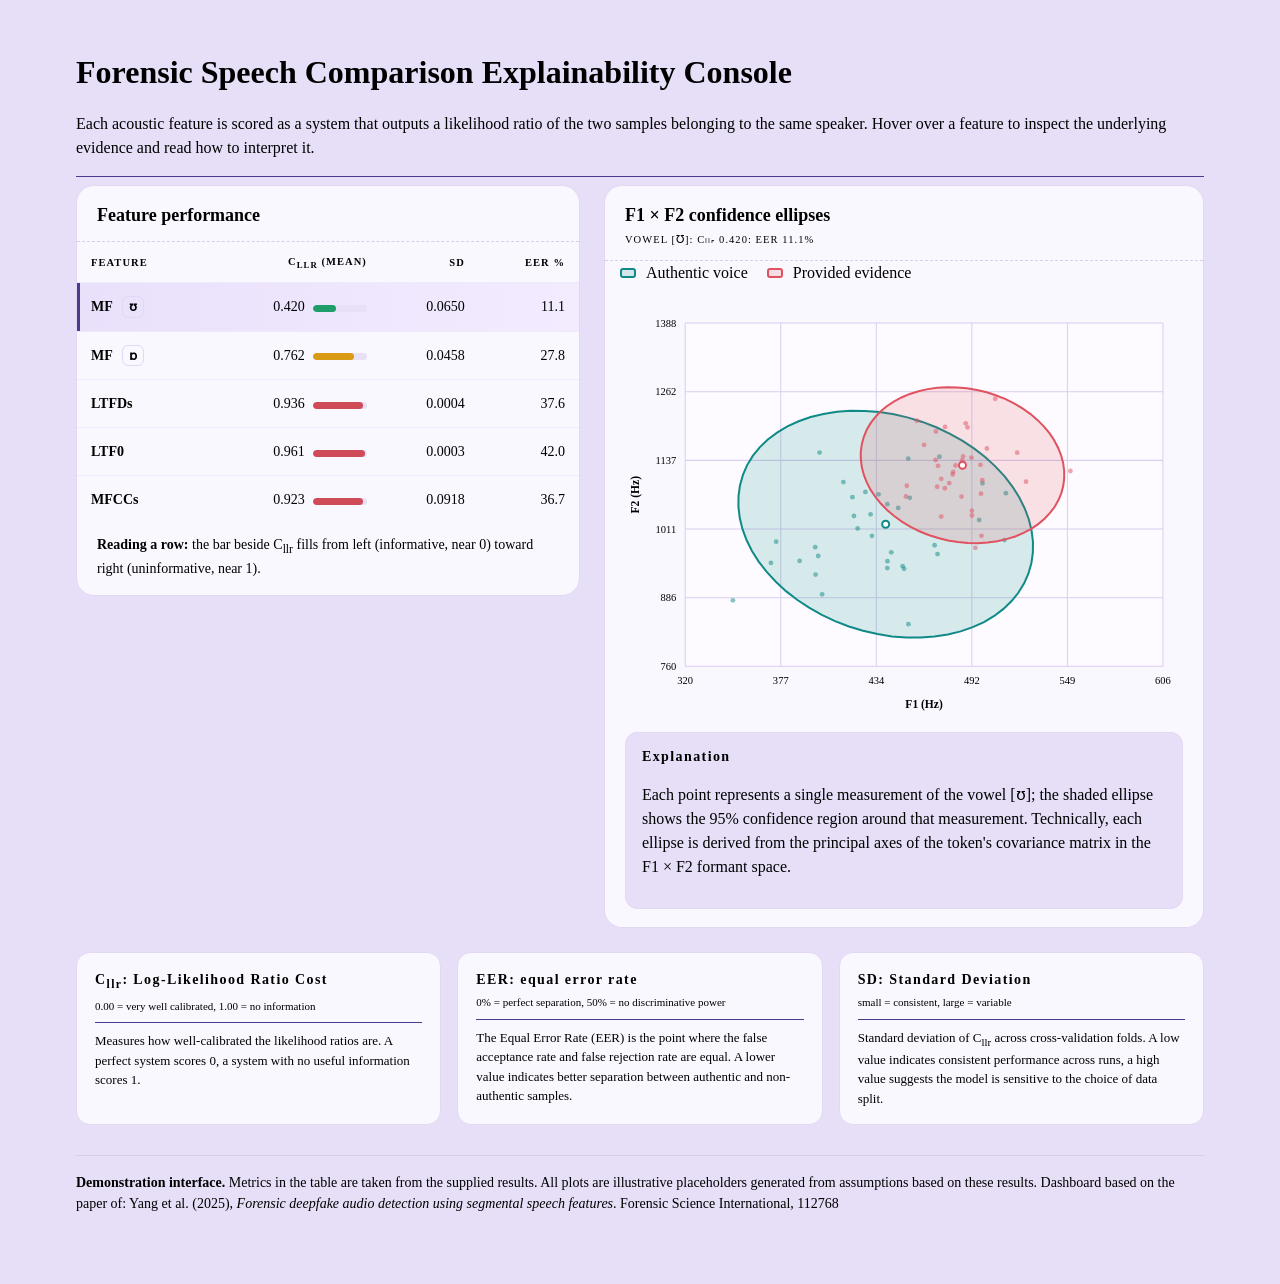
<file: index.html>
<!DOCTYPE html>
<html lang="en">
<head>
<meta charset="UTF-8">
<title>Forensic Speech Comparison Explainability Console</title>
<link href="styles.css" rel="stylesheet">
</head>
<body>
<div class="wrap">

  <header>
    <h1>Forensic Speech Comparison Explainability Console</h1>
    <p class="sub">Each acoustic feature is scored as a system that outputs a likelihood ratio of the two samples belonging to the same speaker. 
      Hover over a feature to inspect the underlying evidence and read how to interpret it.</p>
    <hr/>
  </header>

  <div class="grid">
    <section class="panel">
      <div class="panel-h">
        <h2>Feature performance</h2>
      </div>
      <table id="resultsTable">
        <thead>
          <tr>
            <th>Feature</th>
            <th>C<sub>llr</sub> (mean)</th>
            <th>SD</th>
            <th>EER %</th>
          </tr>
        </thead>
        <tbody><!-- filled by JS --></tbody>
      </table>
      <div class="note">
        <b>Reading a row:</b> the bar beside C<sub>llr</sub> fills from left (informative, near 0) toward right (uninformative, near 1).
      </div>
    </section>

    <section class="panel">
      <div class="viewer-h">
        <div class="viewer-title" id="viewerTitle">Acoustic evidence<small id="viewerSub">select a feature</small></div>
	  </div>
      <span><span class="swatch" style="background:var(--real-fill);border:2px solid var(--real)"></span>Authentic voice</span>
      <span><span class="swatch" style="background:var(--fake-fill);border:2px solid var(--fake)"></span>Provided evidence</span>
      <div class="plot-stage"><div id="plot"></div></div>
      <div class="interp" id="interp"></div>
    </section>
  </div>

  <div class="glossary">
    <div class="gcard">
      <h3>C<sub>llr</sub>: Log-Likelihood Ratio Cost</h3>
      <div class="scale">0.00 = very well calibrated, 1.00 = no information</div>
      <hr/>
      <p>Measures how well-calibrated the likelihood ratios are. A perfect system scores 0, a system with no useful information scores 1.</p>
    </div>
    <div class="gcard">
      <h3>EER: equal error rate</h3>
      <div class="scale">0% = perfect separation, 50% = no discriminative power</div>
      <hr/>
      <p>The Equal Error Rate (EER) is the point where the false acceptance rate and false rejection rate are equal. A lower value indicates better separation between authentic and non-authentic samples.</p>
    </div>
    <div class="gcard">
      <h3>SD: Standard Deviation</h3>
      <div class="scale">small = consistent, large = variable</div>
      <hr/>
      <p>Standard deviation of C<sub>llr</sub> across cross-validation folds. A low value indicates consistent performance across runs, a high value suggests the model is sensitive to the choice of data split.</p>
    </div>
  </div>

  <footer>
    <div><b>Demonstration interface.</b> Metrics in the table are taken from the supplied results. All plots are illustrative placeholders generated from assumptions based on these results. Dashboard based on the paper of: Yang et al. (2025), <em>Forensic deepfake audio detection using segmental speech features</em>. Forensic Science International, 112768</div>
  </footer>
</div>
</body>
<script type="text/javascript" src="scripts.js"></script>
</html>
</file>
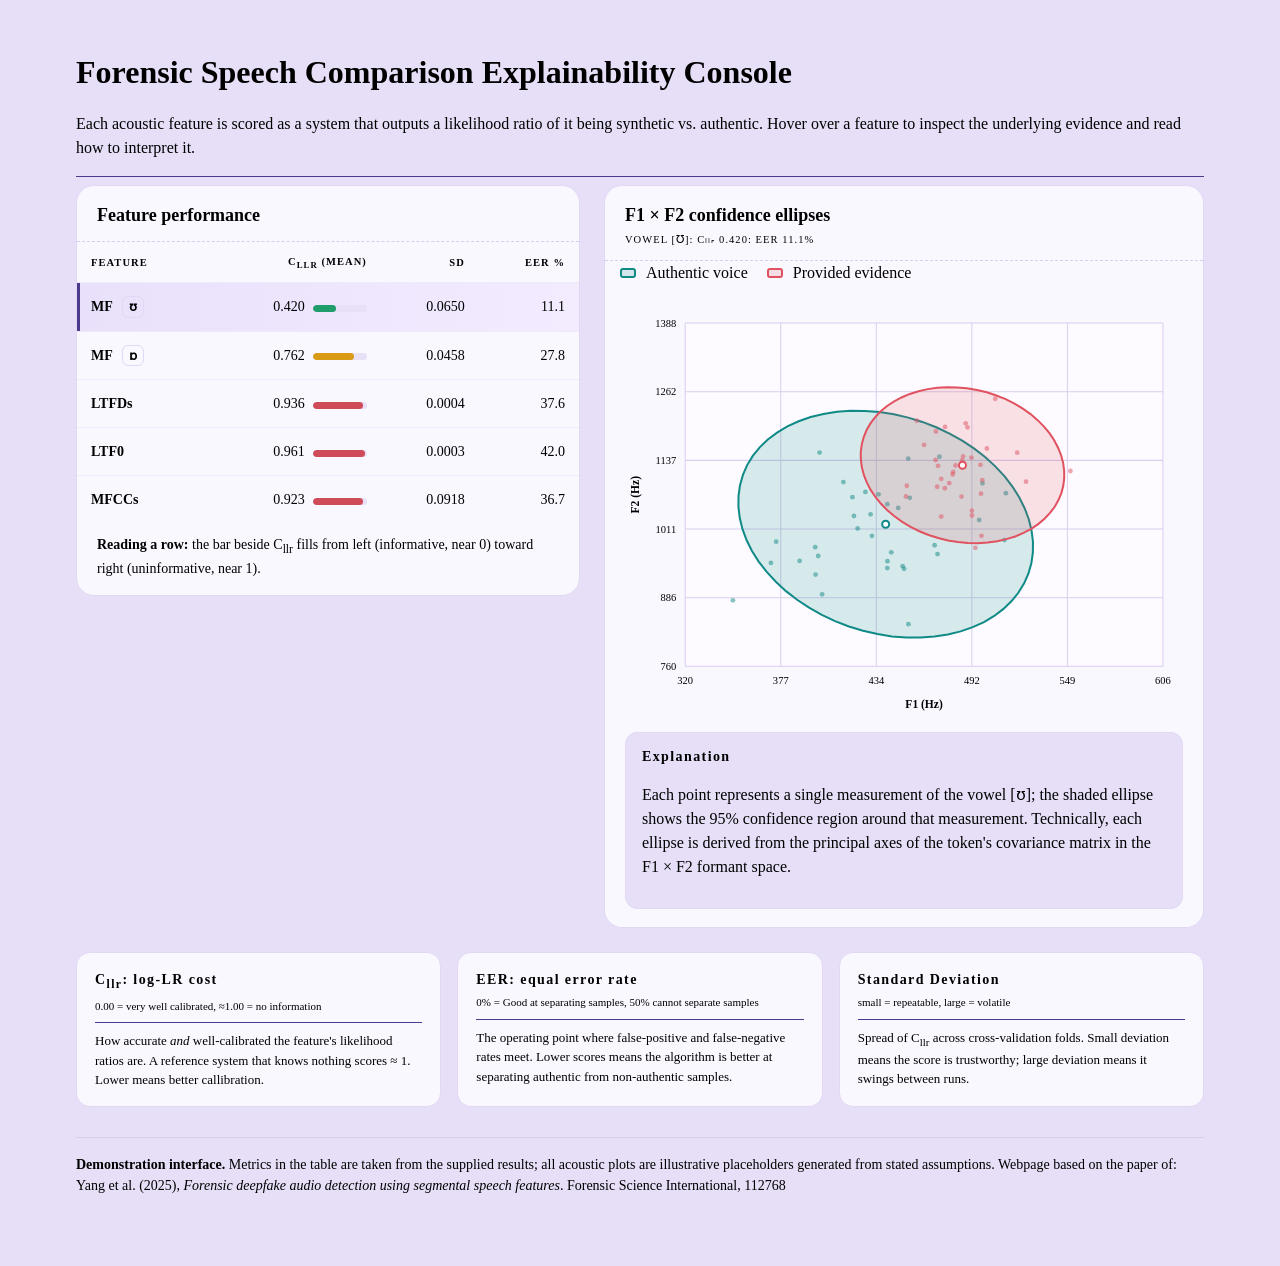
<file: interface_deepfakes.html>
<!DOCTYPE html>
<html lang="en">
<head>
<meta charset="UTF-8">
<title>Forensic Speech Comparison Explainability Console</title>
<link href="styles.css" rel="stylesheet">
</head>
<body>
<div class="wrap">

  <header>
    <h1>Forensic Speech Comparison Explainability Console</h1>
    <p class="sub">Each acoustic feature is scored as a system that outputs a likelihood ratio of it being synthetic vs. authentic. 
      Hover over a feature to inspect the underlying evidence and read how to interpret it.</p>
    <hr/>
  </header>

  <div class="grid">
    <section class="panel">
      <div class="panel-h">
        <h2>Feature performance</h2>
      </div>
      <table id="resultsTable">
        <thead>
          <tr>
            <th>Feature</th>
            <th>C<sub>llr</sub> (mean)</th>
            <th>SD</th>
            <th>EER %</th>
          </tr>
        </thead>
        <tbody><!-- filled by JS --></tbody>
      </table>
      <div class="note">
        <b>Reading a row:</b> the bar beside C<sub>llr</sub> fills from left (informative, near 0) toward right (uninformative, near 1).
      </div>
    </section>

    <section class="panel">
      <div class="viewer-h">
        <div class="viewer-title" id="viewerTitle">Acoustic evidence<small id="viewerSub">select a feature</small></div>
	  </div>
      <span><span class="swatch" style="background:var(--real-fill);border:2px solid var(--real)"></span>Authentic voice</span>
      <span><span class="swatch" style="background:var(--fake-fill);border:2px solid var(--fake)"></span>Provided evidence</span>
      <div class="plot-stage"><div id="plot"></div></div>
      <div class="interp" id="interp"></div>
    </section>
  </div>

  <div class="glossary">
    <div class="gcard">
      <h3>C<sub>llr</sub>: log-LR cost</h3>
      <div class="scale">0.00 = very well calibrated, ≈1.00 = no information</div>
      <hr/>
      <p>How accurate <em>and</em> well-calibrated the feature's likelihood ratios are. A reference system that knows nothing scores ≈ 1. Lower means better callibration.</p>
    </div>
    <div class="gcard">
      <h3>EER: equal error rate</h3>
      <div class="scale">0% = Good at separating samples, 50% cannot separate samples</div>
      <hr/>
      <p>The operating point where false-positive and false-negative rates meet. Lower scores means the algorithm is better at separating authentic from non-authentic samples.</p>
    </div>
    <div class="gcard">
      <h3>Standard Deviation</h3>
      <div class="scale">small = repeatable, large = volatile</div>
      <hr/>
      <p>Spread of C<sub>llr</sub> across cross-validation folds. Small deviation means the score is trustworthy; large deviation means it swings between runs.</p>
    </div>
  </div>

  <footer>
    <div><b>Demonstration interface.</b> Metrics in the table are taken from the supplied results; all acoustic plots are illustrative placeholders generated from stated assumptions. Webpage based on the paper of: Yang et al. (2025), <em>Forensic deepfake audio detection using segmental speech features</em>. Forensic Science International, 112768</div>
  </footer>
</div>
</body>
<script type="text/javascript" src="scripts.js"></script>
</html>
</file>
<file: styles.css>
:root{
    --light-purple:#e7dff7;
    --dark-purple:#4e3a8c;
    --card:#faf8ff;
    --card-edge:#e2d8f4;
    --real:#0f8a86;
    --real-fill:rgba(15,138,134,.16);
    --fake:#e0525f;
    --fake-fill:rgba(224,82,95,.16);
    --good:#1f9d6b;
    --mid:#d99a16;
    --weak:#cf4b57;
    --grid:#d9cdee;
  }

  *{box-sizing:border-box;}
  html,body{margin:0;padding:0;}
  body{
    background:var(--light-purple);
    min-height:100px;
    line-height:1.5;
  }
  .wrap{position:relative;z-index:1;max-width:1180px;margin:0 auto;padding:34px 26px 70px;}

  /* ---------- header ---------- */
  hr{
    border: none;
    height: 5px;
    color:var(--dark-purple); height: 1px;  background-color: var(--dark-purple);
  }
  h1{
    margin:14px 0 8px;
  }
  h1 em{color:var(--dark-purple);}

  h2{
    font-size:18px;margin:0;
  }

  h3{margin:0 0 4px;font-size:14px;letter-spacing:.1em;}

  .grid{display:grid;grid-template-columns:1.05fr 1.25fr;gap:24px;align-items:start;}
  @media(max-width:920px){.grid{grid-template-columns:1fr;}}

  .panel{
    background:var(--card);border:1px solid var(--card-edge);border-radius:18px;
    box-shadow:var(--shadow);overflow:hidden;
  }
  .panel-h{
    display:flex;justify-content:space-between;align-items:baseline;gap:12px;
    padding:16px 20px 12px;border-bottom:1px dashed var(--grid);
  }
  
  /* ---------- results table ---------- */
  table{width:100%;border-collapse:collapse;font-size:14px;}
  thead th{
    font-size:10.5px;letter-spacing:.1em;text-transform:uppercase;
    font-weight:600;text-align:right;padding:12px 14px 10px;white-space:nowrap;
  }
  thead th:first-child{text-align:left;}
  tbody tr{cursor:pointer;border-top:1px solid #efe9fb;}
  tbody tr td{padding:13px 14px;text-align:right;}
  tbody tr td:first-child{text-align:left; font-weight:600}
  tbody tr:hover{background:linear-gradient(90deg,#f1ebfd,#f7f3ff);}
  tbody tr.active{background:linear-gradient(90deg,#e9e0fb,#f3ecff);box-shadow:inset 3px 0 0 var(--dark-purple);}
  .vowel{display:inline-block;min-width:1.4em;text-align:center;border:1px solid var(--card-edge);
    border-radius:6px;padding:0 6px;margin-left:6px;font-size:13px;}

  .meter{display:inline-block;width:54px;height:7px;border-radius:4px;background:#e8e0f6;vertical-align:middle;margin-left:8px;overflow:hidden;}
  .meter > i{display:block;height:100%;border-radius:4px;}

  .note{font-size:14px;padding:12px 20px 16px;line-height:1.45;}

  /* ---------- viewer ---------- */
  .viewer-h{display:flex;justify-content:space-between;align-items:center;gap:10px;flex-wrap:wrap;
    padding:16px 20px 12px;border-bottom:1px dashed var(--grid);}
  .viewer-title{font-size:18px;font-weight:600;}
  .viewer-title small{display:block;font-size:10.5px;letter-spacing:.1em;
    text-transform:uppercase;font-weight:400;margin-top:3px;}

  .plot-stage{padding:14px 18px 4px;}
  svg.plot{width:100%;height:auto;display:block;}
  .swatch{width:16px;height:10px;border-radius:3px;display:inline-block; margin-left: 15px;margin-right: 10px;}

  .interp{margin:8px 20px 18px;background:var(--light-purple);border:1px solid var(--card-edge);
    border-radius:12px 12px;padding:13px 16px;}

  /* ---------- glossary ---------- */
  .glossary{margin-top:24px;display:grid;grid-template-columns:repeat(3,1fr);gap:16px;}
  @media(max-width:760px){.glossary{grid-template-columns:1fr;}}
  .gcard{background:var(--card);border:1px solid var(--card-edge);border-radius:14px;padding:16px 18px;box-shadow:var(--shadow);}
  .gcard .scale{font-size:11px;margin-bottom:7px;}
  .gcard p{margin:0;font-size:13px;}

  footer{margin-top:30px;font-size:14px;border-top:1px solid var(--grid);padding-top:16px;
    display:flex;justify-content:space-between;gap:16px;flex-wrap:wrap;}
</file>
